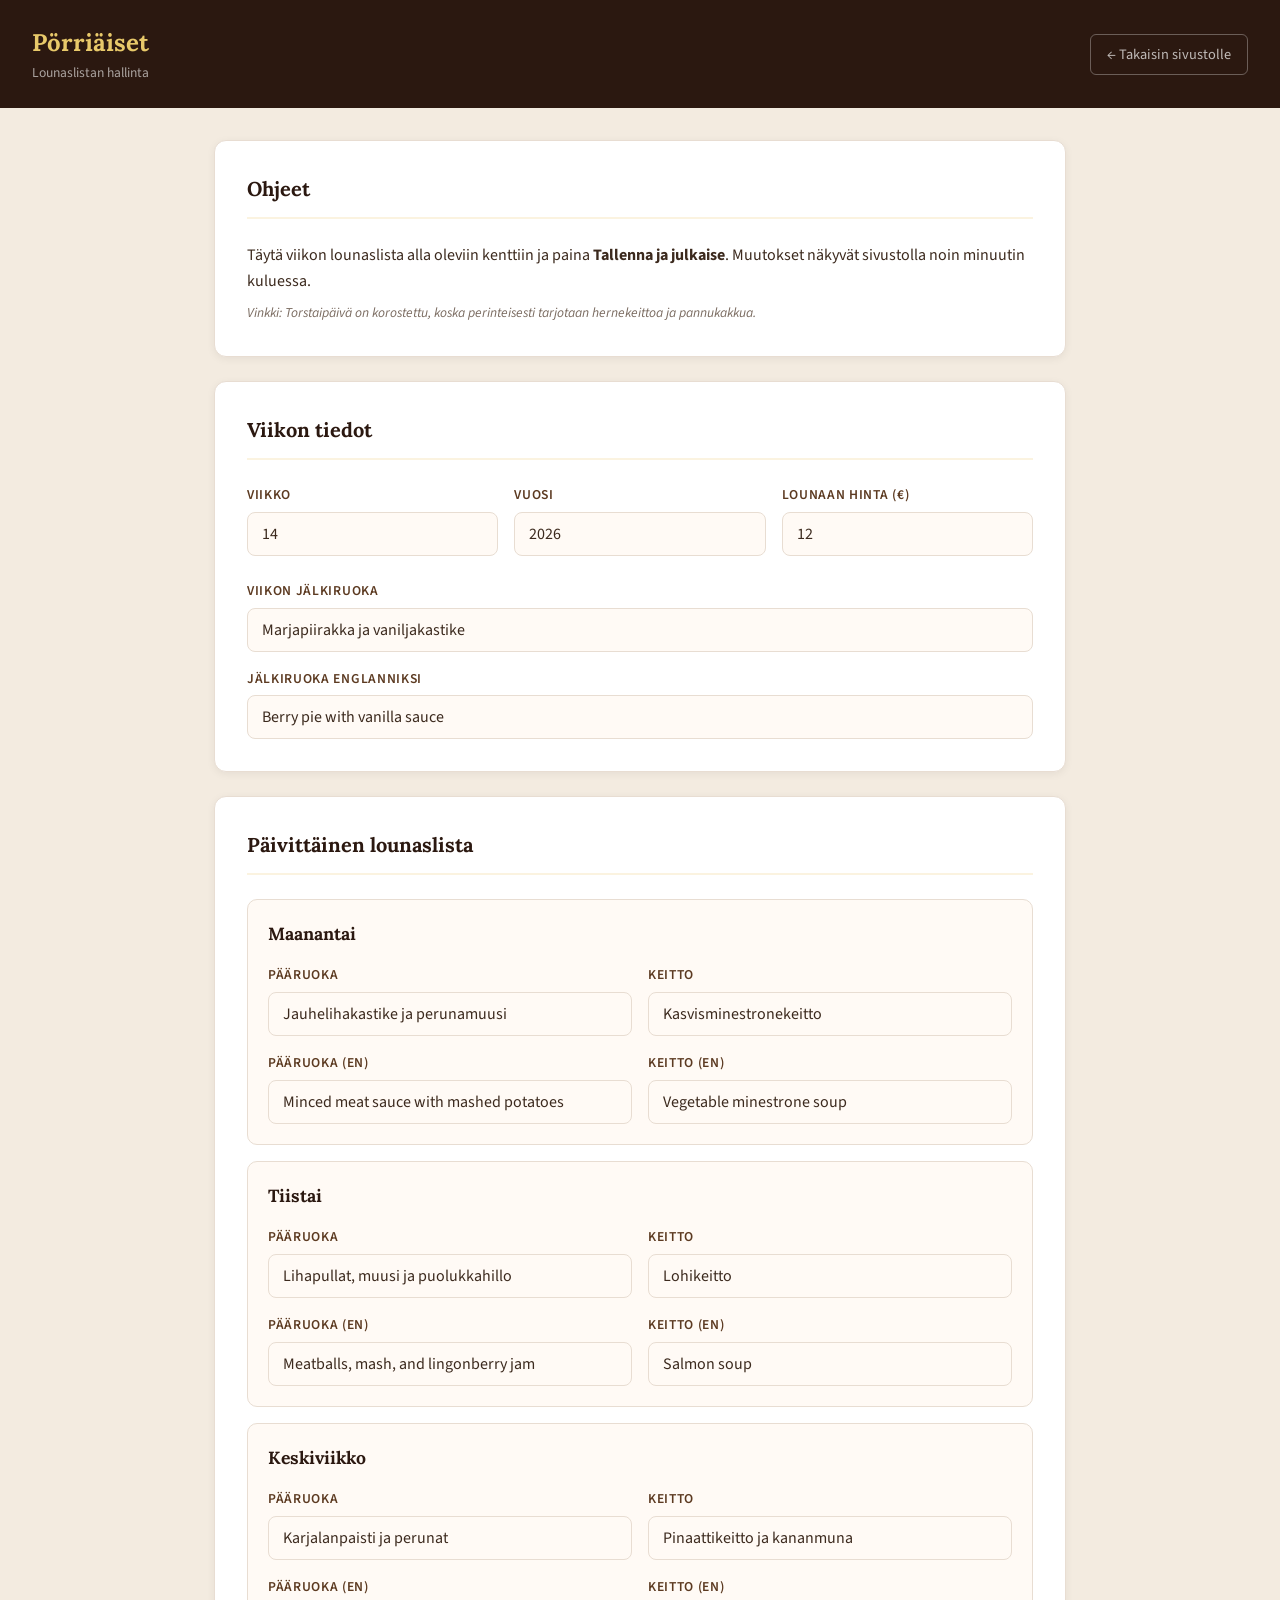
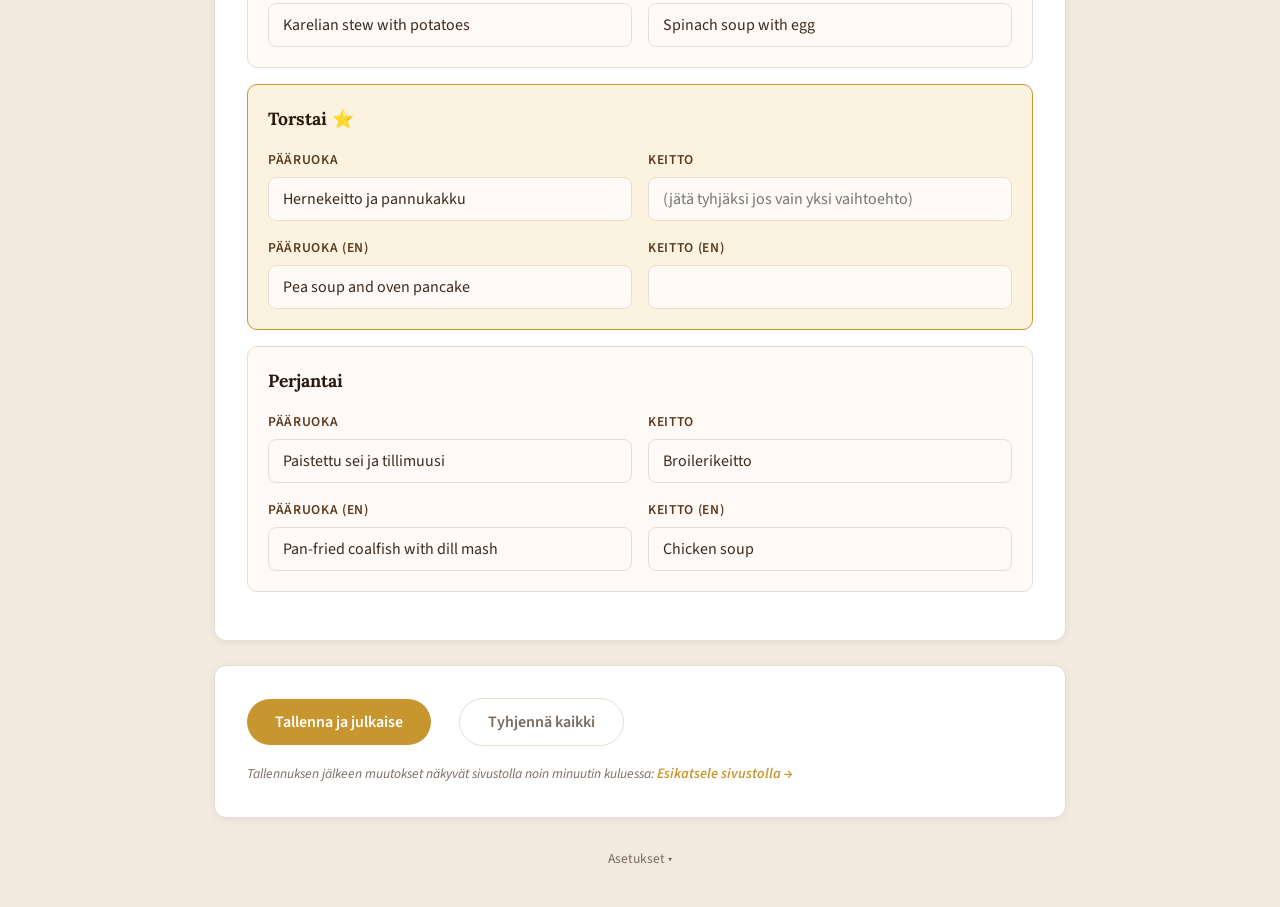
<file: admin.html>
<!DOCTYPE html>
<html lang="fi">
<head>
  <meta charset="UTF-8">
  <meta name="viewport" content="width=device-width, initial-scale=1.0">
  <title>Pörriäiset – Lounaslistan hallinta</title>
  <link rel="preconnect" href="https://fonts.googleapis.com">
  <link rel="preconnect" href="https://fonts.gstatic.com" crossorigin>
  <link href="https://fonts.googleapis.com/css2?family=Lora:wght@600;700&family=Source+Sans+3:wght@400;500;600;700&display=swap" rel="stylesheet">
  <style>
    :root {
      --color-gold: #C8962E;
      --color-gold-light: #E8C96A;
      --color-gold-pale: #FBF3E0;
      --color-brown-dark: #2B1810;
      --color-brown: #5C3A21;
      --color-cream: #FFFAF5;
      --color-cream-dark: #F3EBE0;
      --color-white: #FFFFFF;
      --color-text: #3C2A1E;
      --color-text-light: #7A6B60;
      --color-border: #E8DDD2;
      --color-success: #2E7D32;
      --color-success-bg: #E8F5E9;
      --font-heading: 'Lora', Georgia, serif;
      --font-body: 'Source Sans 3', system-ui, sans-serif;
    }

    * { box-sizing: border-box; margin: 0; padding: 0; }

    body {
      font-family: var(--font-body);
      background: var(--color-cream-dark);
      color: var(--color-text);
      line-height: 1.6;
      min-height: 100vh;
    }

    .admin-header {
      background: var(--color-brown-dark);
      color: var(--color-white);
      padding: 1.5rem 2rem;
      display: flex;
      align-items: center;
      justify-content: space-between;
      flex-wrap: wrap;
      gap: 1rem;
    }

    .admin-header h1 {
      font-family: var(--font-heading);
      font-size: 1.5rem;
      color: var(--color-gold-light);
    }

    .admin-header h1 span {
      font-family: var(--font-body);
      font-size: 0.85rem;
      font-weight: 400;
      color: rgba(255,255,255,0.6);
      display: block;
    }

    .admin-header a {
      color: rgba(255,255,255,0.7);
      text-decoration: none;
      font-size: 0.9rem;
      padding: 8px 16px;
      border: 1px solid rgba(255,255,255,0.3);
      border-radius: 6px;
      transition: all 0.3s;
    }

    .admin-header a:hover {
      background: rgba(255,255,255,0.1);
      color: var(--color-white);
    }

    .admin-main {
      max-width: 900px;
      margin: 2rem auto;
      padding: 0 1.5rem;
    }

    .admin-card {
      background: var(--color-white);
      border-radius: 12px;
      padding: 2rem;
      margin-bottom: 1.5rem;
      border: 1px solid var(--color-border);
      box-shadow: 0 2px 8px rgba(0,0,0,0.06);
    }

    .admin-card h2 {
      font-family: var(--font-heading);
      font-size: 1.25rem;
      color: var(--color-brown-dark);
      margin-bottom: 1.5rem;
      padding-bottom: 0.75rem;
      border-bottom: 2px solid var(--color-gold-pale);
    }

    .meta-row {
      display: grid;
      grid-template-columns: repeat(auto-fit, minmax(180px, 1fr));
      gap: 1rem;
      margin-bottom: 1.5rem;
    }

    .field {
      display: flex;
      flex-direction: column;
      gap: 6px;
    }

    .field label {
      font-size: 0.85rem;
      font-weight: 600;
      color: var(--color-brown);
      text-transform: uppercase;
      letter-spacing: 0.05em;
    }

    .field input, .field textarea {
      width: 100%;
      padding: 10px 14px;
      border: 1px solid var(--color-border);
      border-radius: 8px;
      font-family: var(--font-body);
      font-size: 1rem;
      color: var(--color-text);
      background: var(--color-cream);
      transition: border-color 0.3s, box-shadow 0.3s;
    }

    .field input:focus, .field textarea:focus {
      outline: none;
      border-color: var(--color-gold);
      box-shadow: 0 0 0 3px var(--color-gold-pale);
    }

    .day-block {
      padding: 1.25rem;
      margin-bottom: 1rem;
      border: 1px solid var(--color-border);
      border-radius: 10px;
      background: var(--color-cream);
      transition: border-color 0.3s;
    }

    .day-block:hover {
      border-color: var(--color-gold);
    }

    .day-block.thursday {
      background: var(--color-gold-pale);
      border-color: var(--color-gold);
    }

    .day-name {
      font-family: var(--font-heading);
      font-size: 1.1rem;
      font-weight: 700;
      color: var(--color-brown-dark);
      margin-bottom: 1rem;
    }

    .day-fields {
      display: grid;
      grid-template-columns: 1fr 1fr;
      gap: 1rem;
    }

    .btn {
      display: inline-flex;
      align-items: center;
      gap: 8px;
      padding: 12px 28px;
      font-family: var(--font-body);
      font-size: 1rem;
      font-weight: 600;
      border: none;
      border-radius: 50px;
      cursor: pointer;
      transition: all 0.3s;
    }

    .btn-save {
      background: var(--color-gold);
      color: var(--color-white);
    }

    .btn-save:hover {
      background: var(--color-gold-light);
      color: var(--color-brown-dark);
      transform: translateY(-2px);
      box-shadow: 0 4px 12px rgba(0,0,0,0.15);
    }

    .btn-reset {
      background: transparent;
      color: var(--color-text-light);
      border: 1px solid var(--color-border);
      margin-left: 0.75rem;
    }

    .btn-reset:hover {
      border-color: var(--color-text-light);
      color: var(--color-text);
    }

    .actions {
      display: flex;
      align-items: center;
      gap: 1rem;
      flex-wrap: wrap;
    }

    .save-message {
      font-size: 0.9rem;
      font-weight: 500;
      margin-top: 0.75rem;
      padding: 10px 14px;
      border-radius: 8px;
      display: none;
    }

    .save-message.success {
      display: block;
      background: #E8F5E9;
      color: #2E7D32;
      border: 1px solid #A5D6A7;
    }

    .save-message.error {
      display: block;
      background: #FFEBEE;
      color: #C62828;
      border: 1px solid #EF9A9A;
    }

    .save-message.loading {
      display: block;
      background: var(--color-gold-pale);
      color: var(--color-brown);
      border: 1px solid var(--color-gold);
    }

    .token-status {
      padding: 10px 14px;
      border-radius: 8px;
      font-size: 0.9rem;
      font-weight: 500;
    }

    .token-status.connected {
      background: #E8F5E9;
      color: #2E7D32;
      border: 1px solid #A5D6A7;
    }

    .token-status.disconnected {
      background: #FFF3E0;
      color: #E65100;
      border: 1px solid #FFCC80;
    }

    .help-text {
      font-size: 0.85rem;
      color: var(--color-text-light);
      margin-top: 0.5rem;
      font-style: italic;
    }

    .preview-link {
      display: inline-flex;
      align-items: center;
      gap: 6px;
      font-size: 0.9rem;
      color: var(--color-gold);
      text-decoration: none;
      font-weight: 600;
    }

    .preview-link:hover {
      text-decoration: underline;
    }

    .settings-toggle {
      display: inline-block;
      font-size: 0.85rem;
      color: var(--color-text-light);
      text-decoration: none;
      padding: 6px 16px;
      transition: color 0.3s;
    }

    .settings-toggle:hover {
      color: var(--color-brown-dark);
    }

    @media (max-width: 600px) {
      .day-fields {
        grid-template-columns: 1fr;
      }
      .admin-card {
        padding: 1.25rem;
      }
      .meta-row {
        grid-template-columns: 1fr;
      }
    }
  </style>
</head>
<body>
  <header class="admin-header">
    <h1>
      Pörriäiset
      <span>Lounaslistan hallinta</span>
    </h1>
    <a href="index.html">&#8592; Takaisin sivustolle</a>
  </header>

  <main class="admin-main">
    <!-- Info -->
    <div class="admin-card">
      <h2>Ohjeet</h2>
      <p>Täytä viikon lounaslista alla oleviin kenttiin ja paina <strong>Tallenna ja julkaise</strong>. Muutokset näkyvät sivustolla noin minuutin kuluessa.</p>
      <p class="help-text">Vinkki: Torstaipäivä on korostettu, koska perinteisesti tarjotaan hernekeittoa ja pannukakkua.</p>
    </div>

    <!-- Menu metadata -->
    <div class="admin-card">
      <h2>Viikon tiedot</h2>
      <div class="meta-row">
        <div class="field">
          <label for="weekNumber">Viikko</label>
          <input type="number" id="weekNumber" min="1" max="53" placeholder="esim. 14">
        </div>
        <div class="field">
          <label for="year">Vuosi</label>
          <input type="number" id="year" min="2024" max="2030" placeholder="esim. 2026">
        </div>
        <div class="field">
          <label for="price">Lounaan hinta (&euro;)</label>
          <input type="text" id="price" placeholder="esim. 12">
        </div>
      </div>
      <div class="field">
        <label for="dessert">Viikon jälkiruoka</label>
        <input type="text" id="dessert" placeholder="esim. Marjapiirakka ja vaniljakastike">
      </div>
      <div class="field" style="margin-top: 1rem;">
        <label for="dessertEn">Jälkiruoka englanniksi</label>
        <input type="text" id="dessertEn" placeholder="e.g. Berry pie with vanilla sauce">
      </div>
    </div>

    <!-- Daily menus -->
    <div class="admin-card">
      <h2>Päivittäinen lounaslista</h2>

      <div class="day-block" id="day-monday">
        <div class="day-name">Maanantai</div>
        <div class="day-fields">
          <div class="field">
            <label>Pääruoka</label>
            <input type="text" data-day="monday" data-field="main" placeholder="esim. Jauhelihakastike ja perunamuusi">
          </div>
          <div class="field">
            <label>Keitto</label>
            <input type="text" data-day="monday" data-field="soup" placeholder="esim. Kasvisminestronekeitto">
          </div>
          <div class="field">
            <label>Pääruoka (EN)</label>
            <input type="text" data-day="monday" data-field="mainEn" placeholder="e.g. Minced meat sauce with mashed potatoes">
          </div>
          <div class="field">
            <label>Keitto (EN)</label>
            <input type="text" data-day="monday" data-field="soupEn" placeholder="e.g. Vegetable minestrone soup">
          </div>
        </div>
      </div>

      <div class="day-block" id="day-tuesday">
        <div class="day-name">Tiistai</div>
        <div class="day-fields">
          <div class="field">
            <label>Pääruoka</label>
            <input type="text" data-day="tuesday" data-field="main" placeholder="esim. Lihapullat ja muusi">
          </div>
          <div class="field">
            <label>Keitto</label>
            <input type="text" data-day="tuesday" data-field="soup" placeholder="esim. Lohikeitto">
          </div>
          <div class="field">
            <label>Pääruoka (EN)</label>
            <input type="text" data-day="tuesday" data-field="mainEn" placeholder="e.g. Meatballs and mash">
          </div>
          <div class="field">
            <label>Keitto (EN)</label>
            <input type="text" data-day="tuesday" data-field="soupEn" placeholder="e.g. Salmon soup">
          </div>
        </div>
      </div>

      <div class="day-block" id="day-wednesday">
        <div class="day-name">Keskiviikko</div>
        <div class="day-fields">
          <div class="field">
            <label>Pääruoka</label>
            <input type="text" data-day="wednesday" data-field="main" placeholder="esim. Karjalanpaisti ja perunat">
          </div>
          <div class="field">
            <label>Keitto</label>
            <input type="text" data-day="wednesday" data-field="soup" placeholder="esim. Pinaattikeitto">
          </div>
          <div class="field">
            <label>Pääruoka (EN)</label>
            <input type="text" data-day="wednesday" data-field="mainEn" placeholder="e.g. Karelian stew with potatoes">
          </div>
          <div class="field">
            <label>Keitto (EN)</label>
            <input type="text" data-day="wednesday" data-field="soupEn" placeholder="e.g. Spinach soup with egg">
          </div>
        </div>
      </div>

      <div class="day-block thursday" id="day-thursday">
        <div class="day-name">Torstai &#11088;</div>
        <div class="day-fields">
          <div class="field">
            <label>Pääruoka</label>
            <input type="text" data-day="thursday" data-field="main" placeholder="esim. Hernekeitto ja pannukakku">
          </div>
          <div class="field">
            <label>Keitto</label>
            <input type="text" data-day="thursday" data-field="soup" placeholder="(jätä tyhjäksi jos vain yksi vaihtoehto)">
          </div>
          <div class="field">
            <label>Pääruoka (EN)</label>
            <input type="text" data-day="thursday" data-field="mainEn" placeholder="e.g. Pea soup and oven pancake">
          </div>
          <div class="field">
            <label>Keitto (EN)</label>
            <input type="text" data-day="thursday" data-field="soupEn" placeholder="">
          </div>
        </div>
      </div>

      <div class="day-block" id="day-friday">
        <div class="day-name">Perjantai</div>
        <div class="day-fields">
          <div class="field">
            <label>Pääruoka</label>
            <input type="text" data-day="friday" data-field="main" placeholder="esim. Paistettu kala ja tillimuusi">
          </div>
          <div class="field">
            <label>Keitto</label>
            <input type="text" data-day="friday" data-field="soup" placeholder="esim. Broileriwokki ja riisi">
          </div>
          <div class="field">
            <label>Pääruoka (EN)</label>
            <input type="text" data-day="friday" data-field="mainEn" placeholder="e.g. Pan-fried fish with dill mash">
          </div>
          <div class="field">
            <label>Keitto (EN)</label>
            <input type="text" data-day="friday" data-field="soupEn" placeholder="e.g. Chicken wok with rice">
          </div>
        </div>
      </div>
    </div>

    <!-- Actions -->
    <div class="admin-card">
      <div class="actions">
        <button class="btn btn-save" id="saveBtn" onclick="saveMenu()">Tallenna ja julkaise</button>
        <button class="btn btn-reset" onclick="resetMenu()">Tyhjennä kaikki</button>
      </div>
      <div class="save-message" id="saveMessage"></div>
      <p class="help-text" style="margin-top: 1rem;">
        Tallennuksen jälkeen muutokset näkyvät sivustolla noin minuutin kuluessa:
        <a href="index.html#lounas" class="preview-link">Esikatsele sivustolla &#8594;</a>
      </p>
    </div>

    <!-- Settings toggle -->
    <div style="text-align: center; margin-top: 0.5rem;">
      <a href="#" class="settings-toggle" onclick="toggleSettings(); return false;" id="settingsToggle">Asetukset &#9662;</a>
    </div>

    <!-- GitHub connection (hidden by default) -->
    <div class="admin-card settings-panel" id="settingsPanel" style="display: none;">
      <h2>GitHub-yhteys</h2>
      <div id="tokenStatus"></div>
      <div class="field" id="tokenField" style="margin-top: 0.75rem;">
        <label for="ghToken">GitHub-token</label>
        <input type="password" id="ghToken" placeholder="ghp_... tai github_pat_...">
        <p class="help-text">Luo token: GitHub &rarr; Settings &rarr; Developer settings &rarr; Fine-grained tokens. Oikeudet: Contents &rarr; Read and write.</p>
      </div>
      <button class="btn btn-save" style="margin-top: 0.75rem;" onclick="saveToken()">Yhdistä</button>
    </div>
  </main>

  <script>
    const DAYS = ['monday', 'tuesday', 'wednesday', 'thursday', 'friday'];
    const REPO_OWNER = 'januzgi';
    const REPO_NAME = 'porriaiset-tampere';
    const FILE_PATH = 'data/menu.json';

    /* ===== Settings Toggle ===== */
    function toggleSettings() {
      const panel = document.getElementById('settingsPanel');
      const toggle = document.getElementById('settingsToggle');
      const visible = panel.style.display !== 'none';
      panel.style.display = visible ? 'none' : 'block';
      toggle.innerHTML = visible ? 'Asetukset &#9662;' : 'Asetukset &#9652;';
    }

    /* ===== Token Management ===== */
    function getToken() {
      return localStorage.getItem('porriaiset-gh-token');
    }

    function saveToken() {
      const token = document.getElementById('ghToken').value.trim();
      if (!token) return;
      localStorage.setItem('porriaiset-gh-token', token);
      document.getElementById('ghToken').value = '';
      updateTokenStatus();
    }

    function updateTokenStatus() {
      const token = getToken();
      const statusEl = document.getElementById('tokenStatus');
      const fieldEl = document.getElementById('tokenField');

      if (token) {
        statusEl.innerHTML = '<div class="token-status connected">Yhdistetty GitHubiin. <a href="#" onclick="disconnectToken();return false;" style="color:inherit;text-decoration:underline;">Poista token</a></div>';
        fieldEl.style.display = 'none';
        fieldEl.nextElementSibling.style.display = 'none';
      } else {
        statusEl.innerHTML = '<div class="token-status disconnected">Ei yhteyttä. Syötä GitHub-token julkaisua varten.</div>';
        fieldEl.style.display = '';
        fieldEl.nextElementSibling.style.display = '';
      }
    }

    function disconnectToken() {
      if (!confirm('Haluatko varmasti poistaa tokenin?')) return;
      localStorage.removeItem('porriaiset-gh-token');
      updateTokenStatus();
    }

    /* ===== Load Menu ===== */
    document.addEventListener('DOMContentLoaded', async () => {
      updateTokenStatus();

      let data = null;

      // Always fetch the live file from the repo (or fall back to local)
      try {
        const response = await fetch('data/menu.json');
        data = await response.json();
      } catch (e) {
        // Start fresh
      }

      if (data) {
        populateForm(data);
      }

      // Set defaults for empty fields
      const yearEl = document.getElementById('year');
      if (!yearEl.value) yearEl.value = new Date().getFullYear();

      const weekEl = document.getElementById('weekNumber');
      if (!weekEl.value) weekEl.value = getISOWeek(new Date());
    });

    function populateForm(data) {
      document.getElementById('weekNumber').value = data.weekNumber || '';
      document.getElementById('year').value = data.year || '';
      document.getElementById('price').value = data.price || '';
      document.getElementById('dessert').value = data.dessert || '';
      document.getElementById('dessertEn').value = data.dessertEn || '';

      if (data.days) {
        data.days.forEach(dayData => {
          const inputs = document.querySelectorAll(`[data-day="${dayData.day}"]`);
          inputs.forEach(input => {
            const field = input.getAttribute('data-field');
            if (dayData[field] !== undefined) {
              input.value = dayData[field];
            }
          });
        });
      }
    }

    /* ===== Save & Publish ===== */
    async function saveMenu() {
      const msg = document.getElementById('saveMessage');
      const btn = document.getElementById('saveBtn');

      const data = {
        weekNumber: parseInt(document.getElementById('weekNumber').value) || null,
        year: parseInt(document.getElementById('year').value) || null,
        price: document.getElementById('price').value || '12',
        lastUpdated: new Date().toISOString().split('T')[0],
        dessert: document.getElementById('dessert').value,
        dessertEn: document.getElementById('dessertEn').value,
        days: DAYS.map(day => {
          const fields = {};
          document.querySelectorAll(`[data-day="${day}"]`).forEach(input => {
            fields[input.getAttribute('data-field')] = input.value;
          });
          return { day, ...fields };
        })
      };

      // Always save to localStorage as a fallback
      localStorage.setItem('porriaiset-menu', JSON.stringify(data));

      const token = getToken();
      if (!token) {
        msg.className = 'save-message error';
        msg.textContent = 'GitHub-token puuttuu. Syötä token yläpuolelle julkaisua varten.';
        return;
      }

      // Publish to GitHub
      btn.disabled = true;
      btn.textContent = 'Julkaistaan...';
      msg.className = 'save-message loading';
      msg.textContent = 'Lähetetään muutoksia GitHubiin...';

      try {
        // Get current file SHA (required for updates)
        const getRes = await fetch(
          `https://api.github.com/repos/${REPO_OWNER}/${REPO_NAME}/contents/${FILE_PATH}`,
          { headers: { 'Authorization': `Bearer ${token}` } }
        );

        let sha = null;
        if (getRes.ok) {
          const fileInfo = await getRes.json();
          sha = fileInfo.sha;
        }

        // Commit the updated file
        const content = btoa(unescape(encodeURIComponent(JSON.stringify(data, null, 2) + '\n')));
        const body = {
          message: `Lounaslista päivitetty: vko ${data.weekNumber || '?'}/${data.year || '?'}`,
          content: content
        };
        if (sha) body.sha = sha;

        const putRes = await fetch(
          `https://api.github.com/repos/${REPO_OWNER}/${REPO_NAME}/contents/${FILE_PATH}`,
          {
            method: 'PUT',
            headers: {
              'Authorization': `Bearer ${token}`,
              'Content-Type': 'application/json'
            },
            body: JSON.stringify(body)
          }
        );

        if (putRes.ok) {
          msg.className = 'save-message success';
          msg.textContent = 'Julkaistu! Muutokset näkyvät sivustolla noin minuutin kuluessa.';
        } else {
          const err = await putRes.json();
          throw new Error(err.message || 'Tuntematon virhe');
        }
      } catch (e) {
        msg.className = 'save-message error';
        msg.textContent = `Julkaisu epäonnistui: ${e.message}`;
      } finally {
        btn.disabled = false;
        btn.textContent = 'Tallenna ja julkaise';
      }
    }

    function resetMenu() {
      if (!confirm('Haluatko varmasti tyhjentää kaikki kentät?')) return;

      document.querySelectorAll('.day-block input').forEach(el => el.value = '');
      document.getElementById('dessert').value = '';
      document.getElementById('dessertEn').value = '';
      localStorage.removeItem('porriaiset-menu');
    }

    function getISOWeek(date) {
      const d = new Date(Date.UTC(date.getFullYear(), date.getMonth(), date.getDate()));
      d.setUTCDate(d.getUTCDate() + 4 - (d.getUTCDay() || 7));
      const yearStart = new Date(Date.UTC(d.getUTCFullYear(), 0, 1));
      return Math.ceil(((d - yearStart) / 86400000 + 1) / 7);
    }
  </script>
</body>
</html>
</file>
